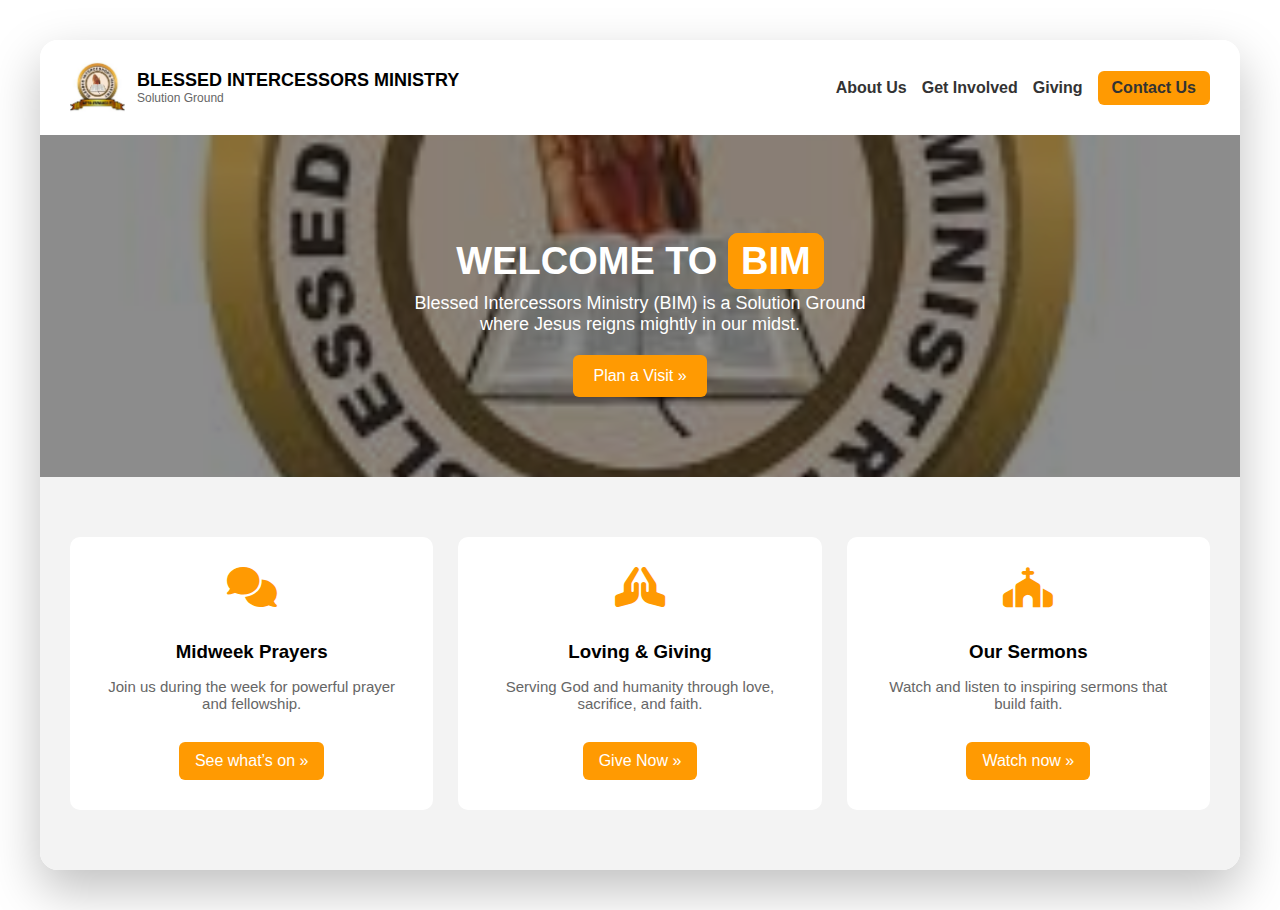
<file: BIM WEBSITE/index.html>
<!DOCTYPE html>
<html lang="en">
<head>
<meta charset="UTF-8">
<meta name="viewport" content="width=device-width, initial-scale=1.0">
<title>Blessed Intercessors Ministry (BIM)</title>

<link rel="stylesheet" href="https://cdnjs.cloudflare.com/ajax/libs/font-awesome/6.5.0/css/all.min.css">

<style>
/* GENERAL STYLES */
body {
    margin: 0;
    font-family: Arial, Helvetica, sans-serif;
    background: rgba(255, 255, 255, 0.945);
}

.wrapper {
    max-width: 1200px;
    margin: 40px auto;
    background: #fff;
    border-radius: 18px;
    overflow: hidden;
    box-shadow: 0 20px 50px rgba(0,0,0,0.25);
}

/* NAVBAR */
.navbar {
    display: flex;
    justify-content: space-between;
    align-items: center;
    padding: 20px 30px;
    background: #ffffff;
    position: relative;
}

.logo {
    display: flex;
    align-items: center;
    gap: 12px;
}

.logo img {
    width: 55px;
    height: auto;
}

.logo-text {
    font-size: 18px;
    font-weight: bold;
}

.logo-text span {
    font-size: 12px;
    display: block;
    font-weight: normal;
    color: #666;
}

/* NAV LINKS */
.nav-links {
    display: flex;
    align-items: center;
    gap: 15px;
}

.nav-links a {
    text-decoration: none;
    color: #333;
    font-weight: 500;
}

.nav-links a:hover {
    color:white;
}

.contact-btn {
    background: rgb(255, 154, 2);
    color: #fff;
    padding: 8px 14px;
    border-radius: 6px;
    text-decoration: none;
}

/* HAMBURGER ICON (for mobile) */
.hamburger {
    display: none;
    font-size: 24px;
    cursor: pointer;
}

/* HERO SECTION */
.hero {
    background: linear-gradient(rgba(0,0,0,0.45), rgba(0,0,0,0.45)),
        url('BIM logo.png');
    background-size: cover;
    background-position: center;
    color: #fff;
    padding: 80px 60px;
    text-align: center;
}

.hero h1 {
    font-size: 38px;
    margin-bottom: 10px;
}

.hero h1 span {
    background: rgb(255, 154, 2);
    padding: 6px 12px;
    border: 1px solid rgb(255, 154, 2);
    border-radius: 10px;
}

.hero p {
    font-size: 18px;
    max-width: 500px;
    margin: 0 auto;
}

.hero a {
    display: inline-block;
    margin-top: 20px;
    background: rgb(255, 154, 2);
    color: #fff;
    padding: 12px 20px;
    border-radius: 6px;
    text-decoration: none;
}

/* CARDS SECTION */
.cards {
    display: grid;
    grid-template-columns: repeat(auto-fit, minmax(250px, 1fr));
    gap: 25px;
    padding: 60px 30px;
    background: #f3f3f3;
}

.card {
    background: #fff;
    padding: 30px;
    text-align: center;
    border-radius: 10px;
}

.card i {
    font-size: 40px;
    color: rgb(255, 154, 2);
    margin-bottom: 15px;
}

.card h3 {
    margin-bottom: 10px;
}

.card p {
    color: #666;
    font-size: 15px;
}

.card a {
    display: inline-block;
    margin-top: 15px;
    background: rgb(255, 154, 2);
    color: #fff;
    padding: 10px 16px;
    border-radius: 6px;
    text-decoration: none;
}

/* RESPONSIVE NAVBAR */
@media(max-width:768px){
    .hamburger { display: block; }
    .nav-links {
        display: none;
        flex-direction: column;
        position: absolute;
        top: 100%;
        right: 0;
        width: 200px;
        background: #fff;
        box-shadow: 0 5px 15px rgba(0,0,0,0.15);
        border-radius: 8px;
        overflow: hidden;
        z-index: 1000;
    }
    .nav-links a {
        padding: 10px 15px;
        border-bottom: 1px solid #eee;
        width: 100%;
    }
    .nav-links a:last-child { border-bottom: none; }
}
</style>
</head>
<body>

<div class="wrapper">

    <!-- NAVBAR -->
    <div class="navbar">
        <div class="logo">
            <img src="BIM logo.png" alt="BIM Logo">
            <div class="logo-text">
                BLESSED INTERCESSORS MINISTRY
                <span>Solution Ground</span>
            </div>
        </div>

        <div class="hamburger" onclick="toggleNav()">
            <i class="fa-solid fa-bars"></i>
        </div>

        <div class="nav-links">
            <a href="about.html"><b>About Us</b></a>
            <a href="getinvolved.html"><b>Get Involved</b></a>
            <a href="giving.html"><b>Giving</b></a>
            <a href="contactus.html" class="contact-btn"><b>Contact Us</b></a>
        </div>
    </div>

    <!-- HERO -->
    <div class="hero">
        <h1>WELCOME TO <span>BIM</span></h1>
        <p>
            Blessed Intercessors Ministry (BIM) is a Solution Ground where Jesus reigns mightly in our midst.
        </p>
        <a href="planavisit.html">Plan a Visit »</a>
    </div>

    <!-- CARDS -->
    <div class="cards">
        <div class="card">
            <i class="fa-solid fa-comments"></i>
            <h3>Midweek Prayers</h3>
            <p>Join us during the week for powerful prayer and fellowship.</p>
            <a href="https://web.facebook.com/blessedbimpage?__tn__=%2Cd">See what’s on »</a>
        </div>

        <div class="card">
            <i class="fa-solid fa-hands-praying"></i>
            <h3>Loving & Giving</h3>
            <p>Serving God and humanity through love, sacrifice, and faith.</p>
            <a href="giving.html">Give Now »</a>
        </div>

        <div class="card">
            <i class="fa-solid fa-church"></i>
            <h3>Our Sermons</h3>
            <p>Watch and listen to inspiring sermons that build faith.</p>
            <a href="https://web.facebook.com/blessedbimpage?__tn__=%2Cd">Watch now »</a>
        </div>
    </div>

</div>

<script>
function toggleNav(){
    const nav = document.querySelector('.nav-links');
    if(nav.style.display === 'flex'){
        nav.style.display = 'none';
    } else {
        nav.style.display = 'flex';
    }
}
</script>

</body>
</html>
</file>
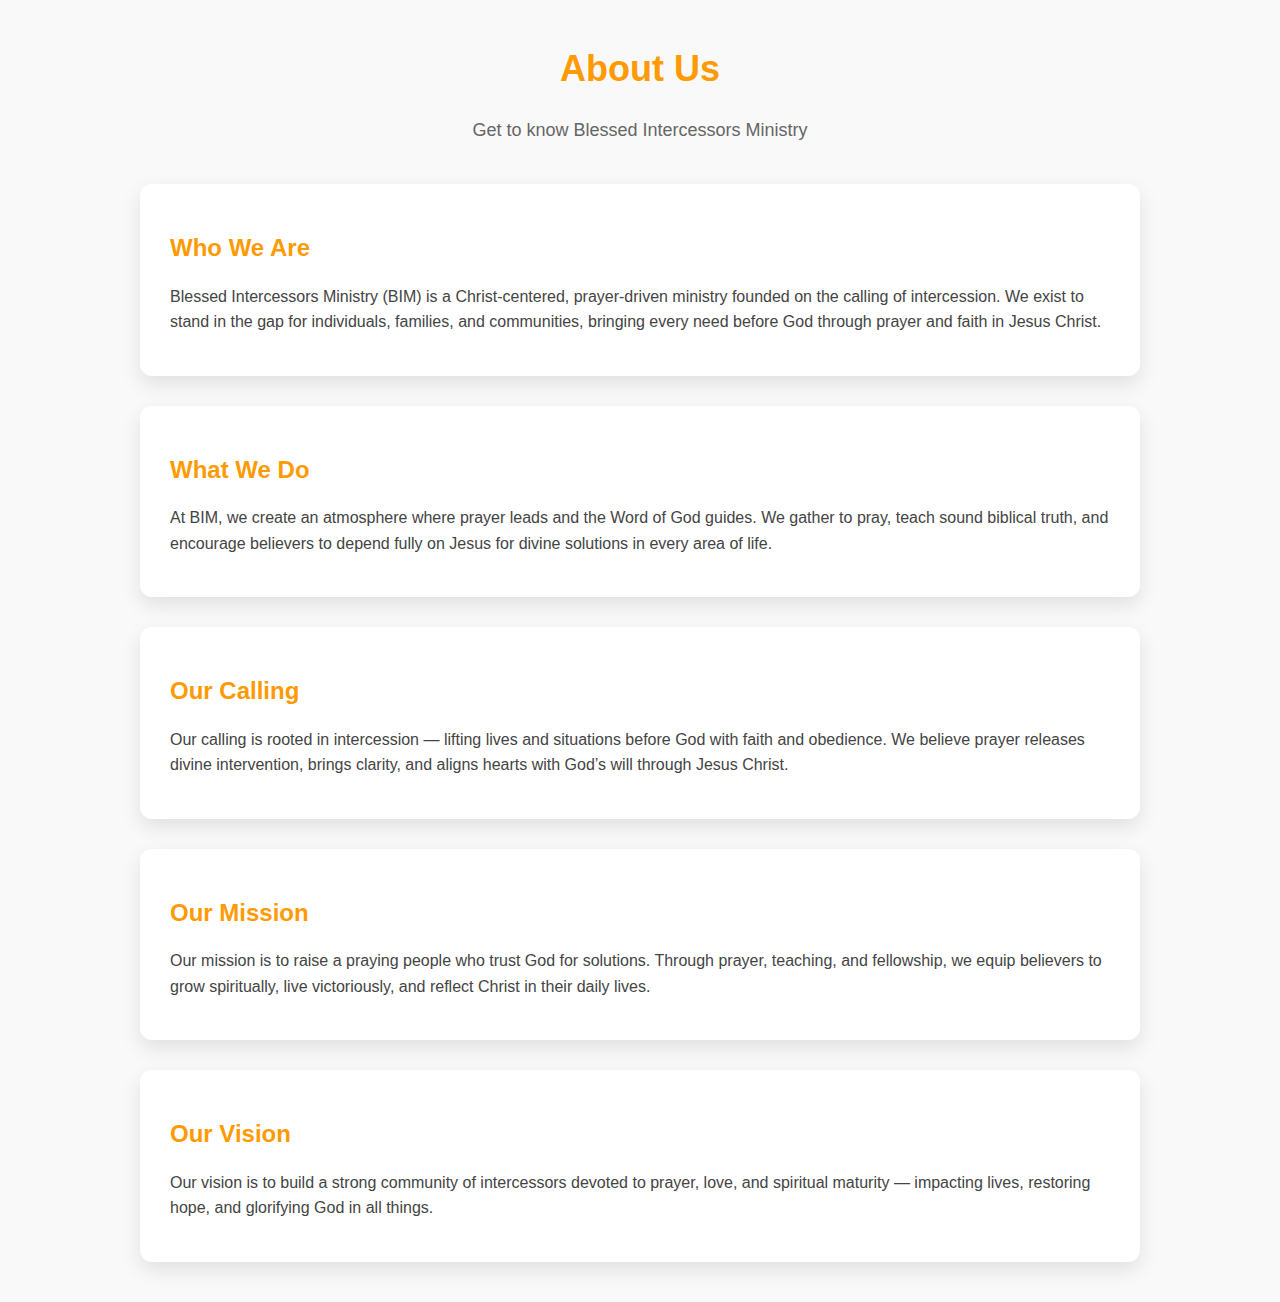
<file: BIM WEBSITE/about.html>
<!DOCTYPE html>
<html lang="en">
<head>
<meta charset="UTF-8">
<meta name="viewport" content="width=device-width, initial-scale=1.0">
<title>About Us | Blessed Intercessors Ministry</title>

<style>
/* GENERAL STYLES */
body {
    margin: 0;
    font-family: Arial, Helvetica, sans-serif;
    background: #f9f9f9;
    color: #333;
    line-height: 1.6;
}

/* PAGE CONTAINER */
.about-page {
    max-width: 1000px;
    margin: 40px auto;
    padding: 0 20px;
}

/* PAGE TITLE */
.about-title {
    text-align: center;
    margin-bottom: 40px;
}

.about-title h1 {
    font-size: 36px;
    color: rgb(255, 154, 2);
    margin-bottom: 10px;
}

.about-title p {
    font-size: 18px;
    color: #666;
}

/* SECTIONS */
.about-section {
    background: #fff;
    margin-bottom: 30px;
    padding: 25px 30px;
    border-radius: 12px;
    box-shadow: 0 8px 20px rgba(0,0,0,0.1);
}

.about-section h2 {
    font-size: 24px;
    color: rgb(255, 154, 2);
    margin-bottom: 15px;
}

.about-section p {
    font-size: 16px;
    color: #444;
}

/* RESPONSIVE STYLING */
@media (max-width: 768px) {
    .about-title h1 {
        font-size: 28px;
    }
    .about-title p {
        font-size: 16px;
    }
    .about-section h2 {
        font-size: 20px;
    }
    .about-section p {
        font-size: 15px;
    }
    .about-section {
        padding: 20px 20px;
    }
}

@media (max-width: 480px) {
    .about-page {
        padding: 0 15px;
    }
    .about-title h1 {
        font-size: 24px;
    }
    .about-title p {
        font-size: 14px;
    }
    .about-section h2 {
        font-size: 18px;
    }
    .about-section p {
        font-size: 14px;
    }
    .about-section {
        padding: 15px 15px;
    }
}
</style>

</head>
<body>

<div class="about-page">

    <!-- PAGE TITLE -->
    <div class="about-title">
        <h1>About Us</h1>
        <p>Get to know Blessed Intercessors Ministry</p>
    </div>

    <!-- SECTION 1 -->
    <section class="about-section">
        <h2>Who We Are</h2>
        <p>
            Blessed Intercessors Ministry (BIM) is a Christ-centered, prayer-driven
            ministry founded on the calling of intercession. We exist to stand in the
            gap for individuals, families, and communities, bringing every need
            before God through prayer and faith in Jesus Christ.
        </p>
    </section>

    <!-- SECTION 2 -->
    <section class="about-section">
        <h2>What We Do</h2>
        <p>
            At BIM, we create an atmosphere where prayer leads and the Word of God
            guides. We gather to pray, teach sound biblical truth, and encourage
            believers to depend fully on Jesus for divine solutions in every area
            of life.
        </p>
    </section>

    <!-- SECTION 3 -->
    <section class="about-section">
        <h2>Our Calling</h2>
        <p>
            Our calling is rooted in intercession — lifting lives and situations
            before God with faith and obedience. We believe prayer releases divine
            intervention, brings clarity, and aligns hearts with God’s will through
            Jesus Christ.
        </p>
    </section>

    <!-- SECTION 4 -->
    <section class="about-section">
        <h2>Our Mission</h2>
        <p>
            Our mission is to raise a praying people who trust God for solutions.
            Through prayer, teaching, and fellowship, we equip believers to grow
            spiritually, live victoriously, and reflect Christ in their daily lives.
        </p>
    </section>

    <!-- SECTION 5 -->
    <section class="about-section">
        <h2>Our Vision</h2>
        <p>
            Our vision is to build a strong community of intercessors devoted to
            prayer, love, and spiritual maturity — impacting lives, restoring hope,
            and glorifying God in all things.
        </p>
    </section>

</div>

</body>
</html>
</file>
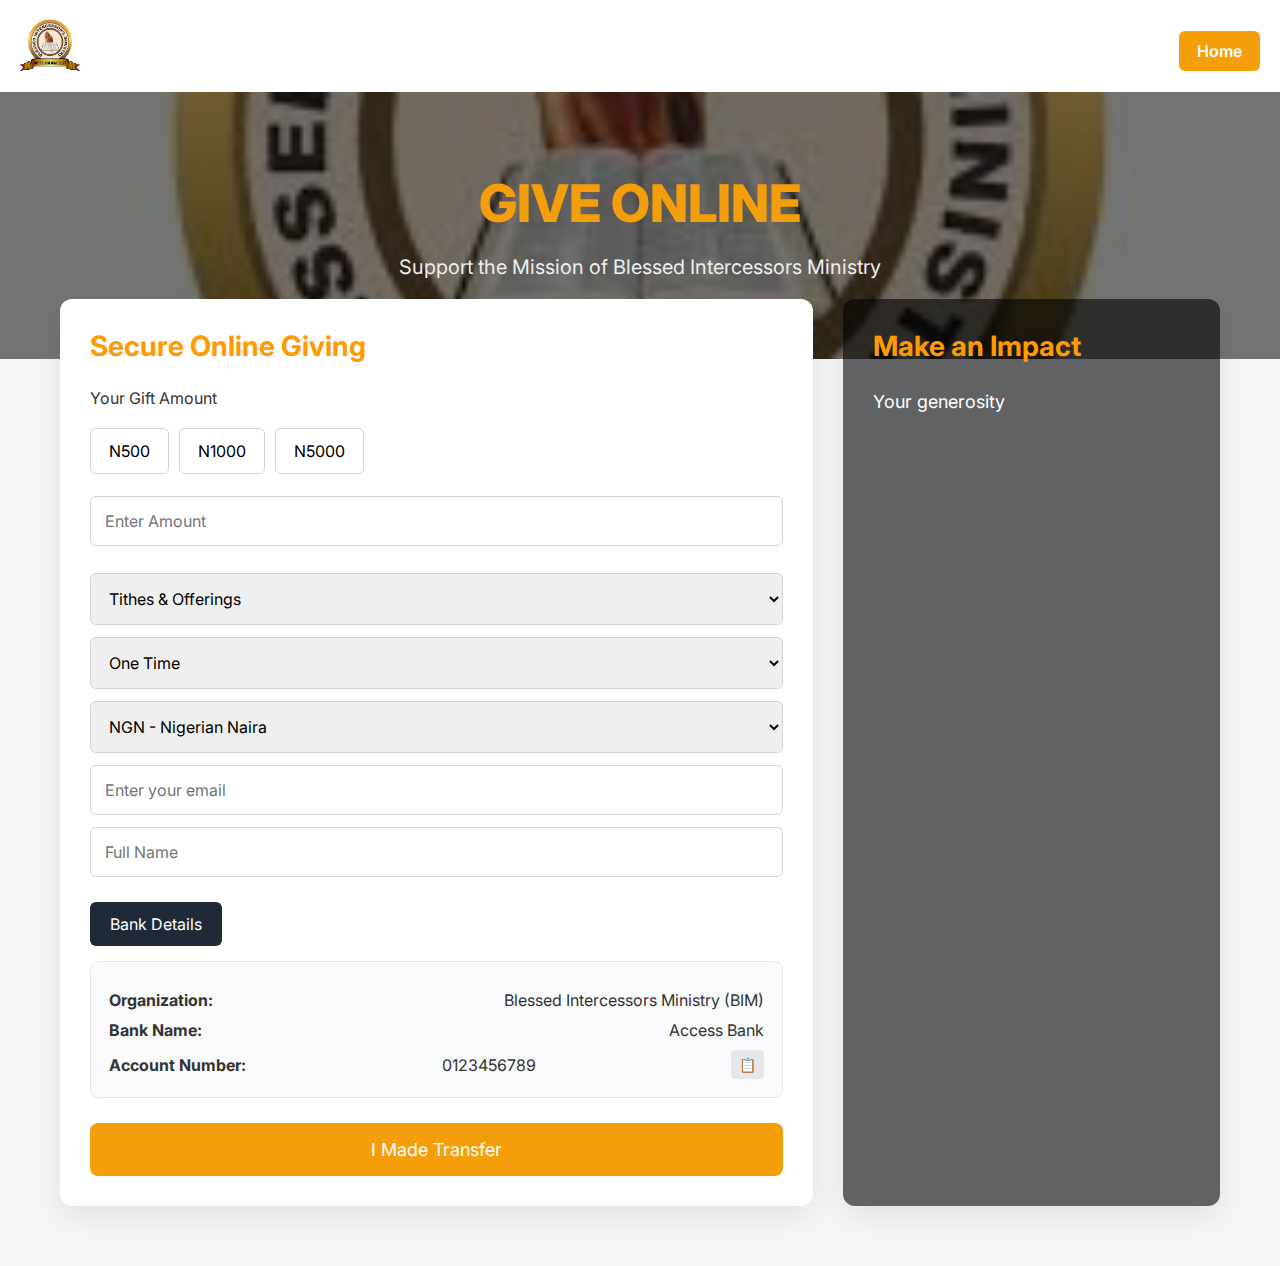
<file: BIM WEBSITE/giving.html>
<!DOCTYPE html>
<html lang="en">
<head>
<meta charset="UTF-8">
<meta name="viewport" content="width=device-width, initial-scale=1.0">
<title>Give Online – BIM Blessed Intercessors Ministry</title>

<link href="https://fonts.googleapis.com/css2?family=Inter:wght@300;400;600;700&display=swap" rel="stylesheet">

<style>
/* GENERAL STYLES */
* {
    box-sizing: border-box;
    margin: 0;
    padding: 0;
    font-family: 'Inter', sans-serif;
}

body {
    background: #f3f5f7;
    color: #333;
}

/* NAVBAR */
.navbar {
    background: white;
    padding: 16px 20px;
    display: flex;
    justify-content: space-between;
    align-items: center;
    flex-wrap: wrap;
}

.navbar img {
    width: 60px;
    height: 60px;
    border-radius: 6px;
}

.watch-live {
    background: #f59e0b;
    color: #fff;
    padding: 10px 18px;
    border-radius: 6px;
    font-weight: 600;
    text-decoration: none;
    margin-top: 10px;
}

/* HERO */
.hero {
    background: linear-gradient(rgba(0,0,0,.55), rgba(0,0,0,.55)),
                url("BIM logo.png") center/cover no-repeat;
    padding: 80px 20px;
    text-align: center;
}

.hero h1 {
    font-size: 52px;
    font-weight: 800;
    color: #f59e0b;
    margin-bottom: 20px;
}

.hero p {
    font-size: 20px;
    color: #eee;
}

/* MAIN CONTAINER */
.container {
    max-width: 1200px;
    margin: -60px auto 60px;
    display: grid;
    grid-template-columns: 2fr 1fr;
    gap: 30px;
    padding: 0 20px;
}

/* CARD */
.card {
    background: white;
    border-radius: 12px;
    box-shadow: 0 10px 30px rgba(0,0,0,.08);
    padding: 30px;
}

.card h2 {
    font-size: 28px;
    margin-bottom: 25px;
    color: rgb(255, 154, 2);
}

/* FORM ELEMENTS */
.amounts {
    display: flex;
    flex-wrap: wrap;
    gap: 10px;
    margin-bottom: 15px;
}

.amounts button {
    padding: 12px 18px;
    border: 1px solid #d1d5db;
    background: white;
    border-radius: 6px;
    cursor: pointer;
    font-size: 16px;
}

.amounts button.active {
    background: #f59e0b;
    color: white;
}

.amounts input {
    padding: 12px;
    width: 140px;
    border-radius: 6px;
    border: 1px solid #d1d5db;
    font-size: 16px;
}

.select, input[type="text"], input[type="email"], .currency {
    width: 100%;
    padding: 14px;
    margin-top: 12px;
    border-radius: 6px;
    border: 1px solid #d1d5db;
    font-size: 16px;
}

.payment-tabs {
    margin-top: 25px;
}

.payment-tabs button {
    padding: 12px 20px;
    border: none;
    background: #1f2937;
    color: white;
    border-radius: 6px;
    font-size: 16px;
}

/* BANK DISPLAY */
.bank-display {
    background: #f9fafb;
    padding: 18px;
    border-radius: 8px;
    margin-top: 15px;
    border: 1px solid #e5e7eb;
}

.bank-row {
    display: flex;
    justify-content: space-between;
    align-items: center;
    margin-top: 10px;
    font-size: 16px;
}

.copy-btn {
    background: #e5e7eb;
    border: none;
    padding: 6px 8px;
    border-radius: 4px;
    font-size: 14px;
    cursor: pointer;
}

.submit {
    margin-top: 25px;
    background:#f59e0b;
    color: white;
    border: none;
    padding: 16px;
    width: 100%;
    font-size: 18px;
    border-radius: 8px;
    cursor: pointer;
}
.submit:hover {
    background: #16a34a;
}

/* SIDE CARD */
.side {
    background: linear-gradient(rgba(0,0,0,.6), rgba(0,0,0,.6)),
                url("https://images.unsplash.com/photo-1504052434569-70ad5836ab65") center/cover;
    color: white;
    border-radius: 12px;
    padding: 30px;
    position: relative;
}

#typed-text {
    white-space: pre-wrap;
    font-size: 18px;
    line-height: 1.6;
}

.cursor {
    display: inline-block;
    background: #fff;
    width: 2px;
    animation: blink 0.7s infinite;
    vertical-align: bottom;
    margin-left: 2px;
}

@keyframes blink {
    0%,50%,100% {opacity:1;}
    25%,75% {opacity:0;}
}

/* RESPONSIVE */
@media (max-width: 1024px) {
    .container {
        grid-template-columns: 1fr;
        margin-top: 20px;
    }
    .hero h1 {
        font-size: 46px;
    }
    .hero p {
        font-size: 18px;
    }
}

@media (max-width: 768px) {
    .hero h1 {
        font-size: 38px;
    }
    .hero p {
        font-size: 16px;
    }
    .amounts button, .amounts input, .select, input[type="text"], input[type="email"], .currency {
        font-size: 16px;
    }
    .card h2 {
        font-size: 24px;
    }
}

@media (max-width: 480px) {
    .hero h1 {
        font-size: 32px;
    }
    .hero p {
        font-size: 14px;
    }
    .amounts button, .amounts input, .select, input[type="text"], input[type="email"], .currency {
        font-size: 14px;
        padding: 10px;
    }
    .card h2 {
        font-size: 20px;
    }
    .bank-row {
        flex-direction: column;
        align-items: flex-start;
        font-size: 14px;
    }
    .copy-btn {
        margin-top: 5px;
    }
    .submit {
        font-size: 16px;
        padding: 14px;
    }
    .side {
        padding: 20px;
    }
    #typed-text {
        font-size: 16px;
    }
    .navbar {
        padding: 12px 15px;
        flex-direction: column;
        align-items: flex-start;
    }
    .watch-live {
        margin-top: 10px;
    }
}
</style>

</head>
<body>

<div class="navbar">
    <img src="BIM logo.png" alt="BIM Logo">
    <a href="index.html" class="watch-live">Home</a>
</div>

<div class="hero">
    <h1>GIVE ONLINE</h1>
    <p>Support the Mission of Blessed Intercessors Ministry</p>
</div>

<div class="container">

<!-- Left Card: Form -->
<div class="card">
<h2>Secure Online Giving</h2>

<label>Your Gift Amount</label><br><br>
<div class="amounts">
<button data-ngn="500">N500</button>
<button data-ngn="1000">N1000</button>
<button data-ngn="5000">N5000</button>
<input type="text" placeholder="Enter Amount">
</div>

<select class="select">
<option>Tithes & Offerings</option>
</select>

<select class="select">
<option>One Time</option>
</select>

<select class="currency" id="currencySelect">
    <option value="NGN" selected>NGN - Nigerian Naira</option>
    <option value="USD">USD - US Dollar</option>
    <option value="CAD">CAD - Canadian Dollar</option>
    <option value="GHS">GHS - Ghana Cedi</option>
    <option value="ZAR">ZAR - South African Rand</option>
    <option value="EUR">EUR - Euro</option>
    <option value="GBP">GBP - British Pound</option>
    <option value="AUD">AUD - Australian Dollar</option>
    <option value="CNY">CNY - Chinese Yuan</option>
    <option value="JPY">JPY - Japanese Yen</option>
    <option value="INR">INR - Indian Rupee</option>
</select>

<input type="email" placeholder="Enter your email">
<input type="text" placeholder="Full Name">

<div class="payment-tabs">
<button class="active">Bank Details</button>
</div>

<div class="bank-display">
<div class="bank-row">
<strong>Organization:</strong>
<span>Blessed Intercessors Ministry (BIM)</span>
</div>

<div class="bank-row">
<strong>Bank Name:</strong>
<span>Access Bank</span>
</div>

<div class="bank-row">
<strong>Account Number:</strong>
<span id="acctNo">0123456789</span>
<button class="copy-btn" onclick="copyAccount()">📋</button>
</div>
</div>

<button class="submit" onclick="confirmTransfer()">I Made Transfer</button>
</div>

<!-- Right Card: Typing Animation -->
<div class="card side">
<h2>Make an Impact</h2>
<p id="typed-text"></p><span class="cursor"></span>
</div>

</div>

<script>
// Typing animation
const text = `Your generosity is changing lives and advancing God’s Kingdom.

Each contribution helps us support programs, uplift communities, and spread hope.

Together, we are making a tangible impact in the lives of many.`;
const typedText = document.getElementById('typed-text');
let index = 0;
function type() {
    if(index < text.length){
        typedText.innerHTML += text.charAt(index);
        index++;
        setTimeout(type, 50);
    }
}
window.onload = type;

// Amount buttons & currency
const amountButtons = document.querySelectorAll('.amounts button');
const amountInput = document.querySelector('.amounts input');
const currencySelect = document.getElementById("currencySelect");

let currentCurrency = "NGN";
const rates = { NGN:1, USD:0.0026, CAD:0.0035, GHS:0.03, ZAR:0.047, EUR:0.0024, GBP:0.0021, AUD:0.0039, CNY:0.018, JPY:0.36, INR:0.22 };
const symbols = { NGN:"N", USD:"$", CAD:"CA$", GHS:"GH₵", ZAR:"R", EUR:"€", GBP:"£", AUD:"A$", CNY:"¥", JPY:"¥", INR:"₹" };

amountButtons.forEach(btn => { btn.setAttribute("data-ngn", btn.textContent.replace(/\D/g,'')); });

function updateAmounts() {
    amountButtons.forEach(btn => {
        const ngnVal = parseFloat(btn.getAttribute('data-ngn'));
        btn.textContent = symbols[currentCurrency] + Math.round(ngnVal * rates[currentCurrency]);
    });
    if(amountInput.value){
        const ngnVal = parseFloat(amountInput.value) / rates[currentCurrency];
        amountInput.value = Math.round(ngnVal * rates[currentCurrency]);
    }
}

currencySelect.addEventListener('change', (e) => {
    currentCurrency = e.target.value;
    updateAmounts();
});

amountButtons.forEach(btn => {
    btn.addEventListener('click', () => {
        const ngnVal = parseFloat(btn.getAttribute('data-ngn'));
        amountInput.value = Math.round(ngnVal * rates[currentCurrency]);
        amountButtons.forEach(b => b.classList.remove('active'));
        btn.classList.add('active');
    });
});

amountInput.addEventListener('focus', () => { amountButtons.forEach(b => b.classList.remove('active')); });

// Copy account
function copyAccount() {
    const acct = document.getElementById("acctNo").innerText;
    navigator.clipboard.writeText(acct);
    alert("Account number copied");
}

// Confirm transfer
function confirmTransfer() {
    const name = document.querySelector('input[placeholder="Full Name"]').value.trim();
    const email = document.querySelector('input[type="email"]').value.trim();
    const amount = amountInput.value.trim();
    const currencySymbol = symbols[currentCurrency];

    if (!name || !email || !amount) {
        alert("Please fill your name, email, and amount.");
        return;
    }

    const subject = encodeURIComponent("Bank Transfer Donation - BIM");
    const body = encodeURIComponent(
`Hello BIM Team,

I have made a bank transfer.

Name: ${name}
Email: ${email}
Amount: ${currencySymbol}${amount} (${currentCurrency})

Please confirm receipt.

Thank you.`);

    window.location.href = `mailto:blessedintercessorsbim@gmail.com?subject=${subject}&body=${body}`;
}
</script>

</body>
</html>
</file>
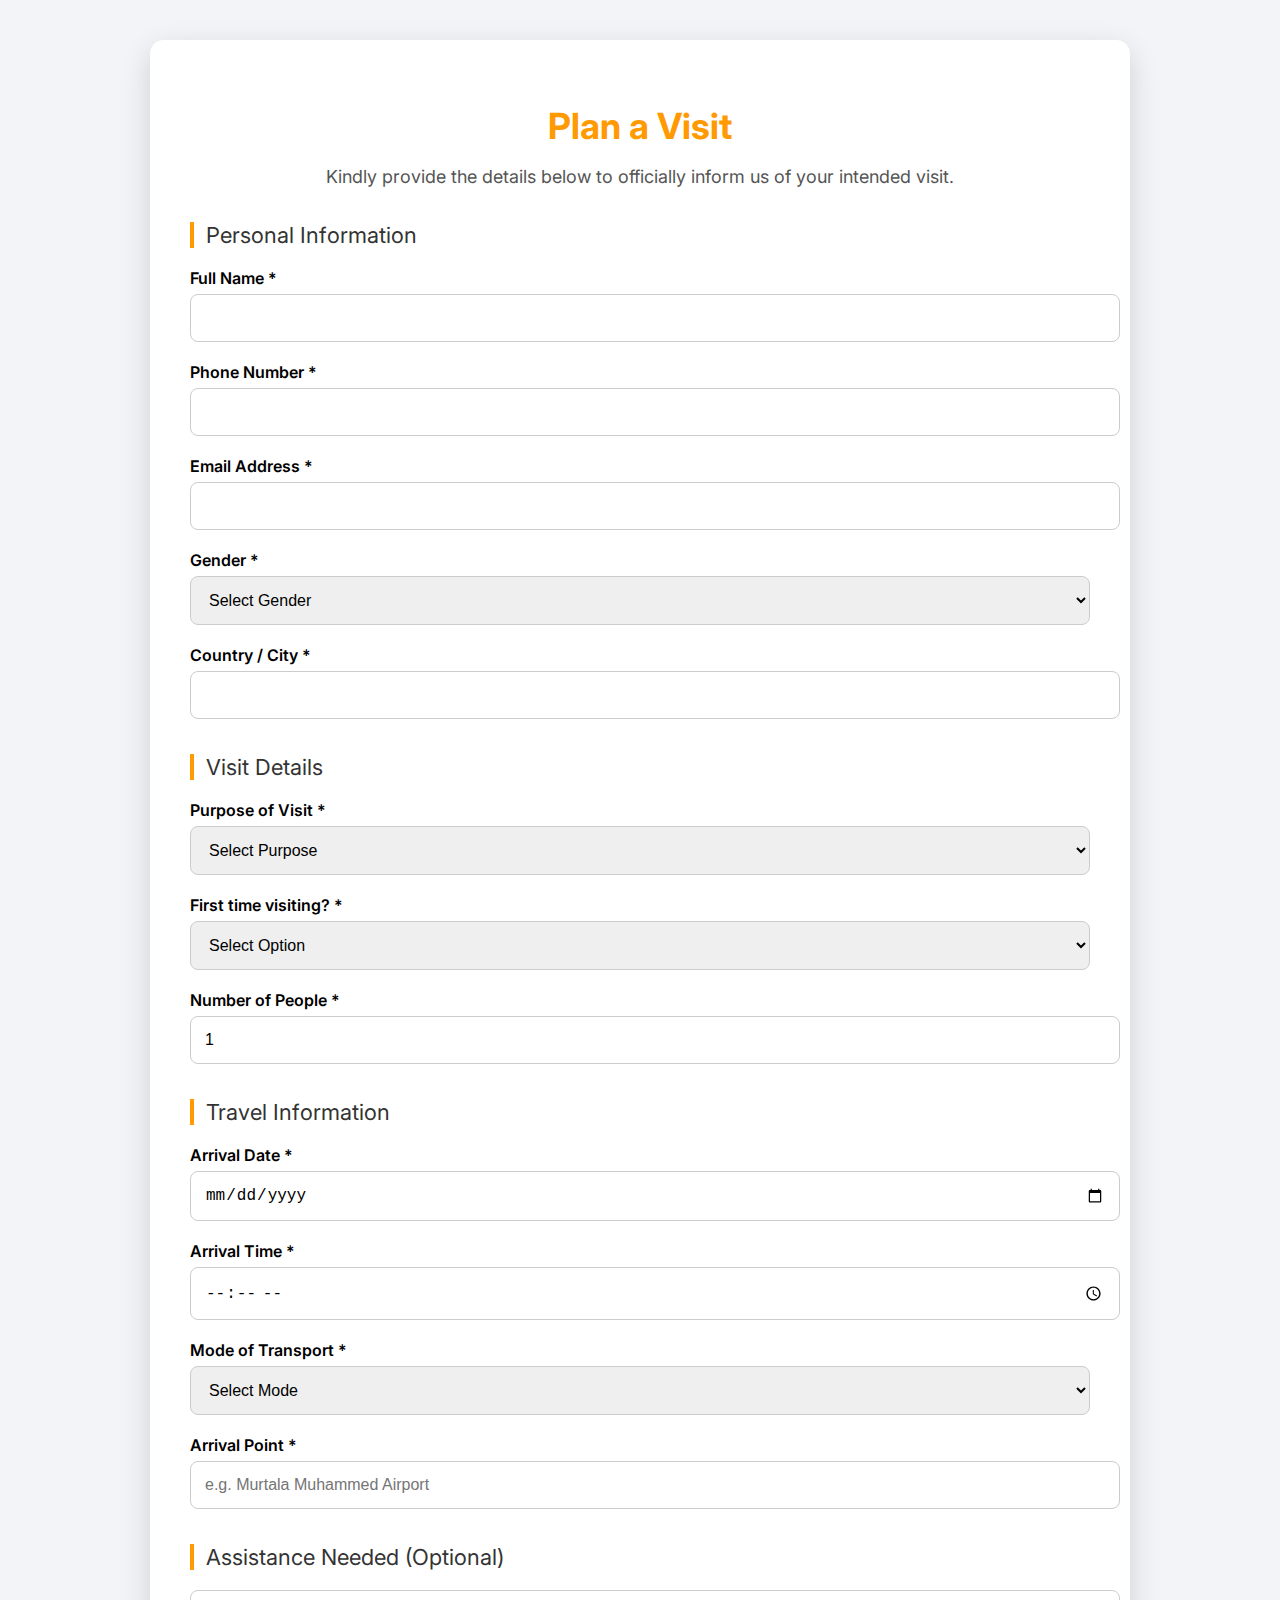
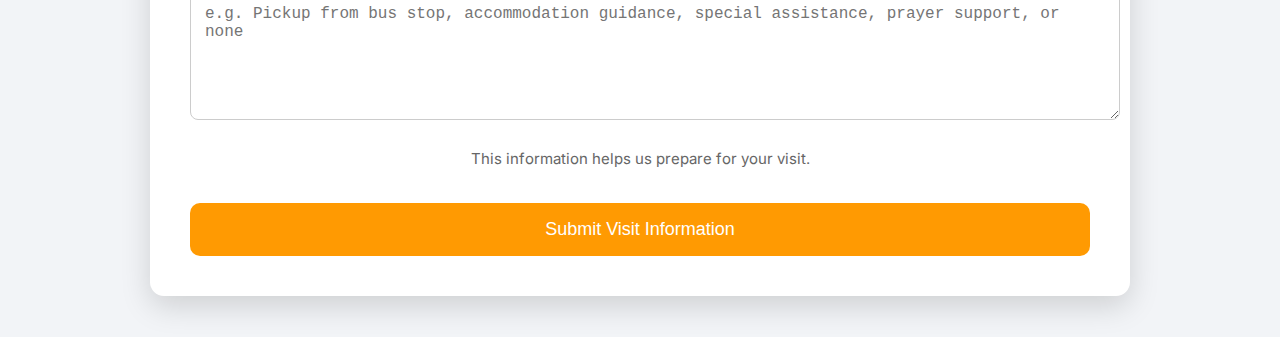
<file: BIM WEBSITE/planavisit.html>
<!DOCTYPE html>
<html lang="en">
<head>
<meta charset="UTF-8">
<meta name="viewport" content="width=device-width, initial-scale=1.0">
<title>Plan a Visit - BIM</title>

<!-- Google Fonts -->
<link href="https://fonts.googleapis.com/css2?family=Inter:wght@300;400;600;700&display=swap" rel="stylesheet">

<style>
body {
    margin: 0;
    font-family: 'Inter', sans-serif;
    background: #f2f4f7;
    padding: 40px 10px;
}

/* Container */
.container {
    max-width: 900px;
    margin: auto;
    background: #fff;
    padding: 40px;
    border-radius: 14px;
    box-shadow: 0 10px 30px rgba(0,0,0,0.15);
}

/* Titles */
h1 {
    text-align: center;
    color: rgb(255,154,2);
    font-size: 36px;
    margin-bottom: 10px;
}

.subtitle {
    text-align: center;
    color: #555;
    font-size: 18px;
    margin-bottom: 35px;
}

.section-title {
    margin-top: 35px;
    font-size: 22px;
    color: #333;
    border-left: 4px solid rgb(255,154,2);
    padding-left: 12px;
}

/* Form fields */
.form-group {
    margin-top: 20px;
}

label {
    display: block;
    font-weight: 600;
    margin-bottom: 6px;
    font-size: 16px;
}

input, select, textarea {
    width: 100%;
    padding: 14px;
    font-size: 16px;
    border-radius: 8px;
    border: 1px solid #ccc;
}

textarea {
    resize: vertical;
    min-height: 100px;
}

button {
    margin-top: 35px;
    width: 100%;
    padding: 16px;
    font-size: 18px;
    background: rgb(255,154,2);
    border: none;
    color: #fff;
    border-radius: 10px;
    cursor: pointer;
    transition: background 0.3s;
}

button:hover {
    background: #256628;
}

.notice {
    margin-top: 25px;
    font-size: 15px;
    color: #666;
    text-align: center;
}

/* Responsive */
@media (max-width: 768px) {
    h1 {
        font-size: 32px;
    }
    .subtitle {
        font-size: 16px;
        margin-bottom: 25px;
    }
    .section-title {
        font-size: 20px;
    }
    label {
        font-size: 15px;
    }
    input, select, textarea {
        font-size: 15px;
        padding: 12px;
    }
    button {
        font-size: 17px;
        padding: 14px;
    }
    .notice {
        font-size: 14px;
    }
}

@media (max-width: 480px) {
    h1 {
        font-size: 28px;
    }
    .subtitle {
        font-size: 15px;
    }
    .section-title {
        font-size: 18px;
    }
    label {
        font-size: 14px;
    }
    input, select, textarea {
        font-size: 14px;
        padding: 10px;
    }
    button {
        font-size: 16px;
        padding: 12px;
    }
    .notice {
        font-size: 13px;
    }
}
</style>
</head>

<body>

<div class="container">
    <h1>Plan a Visit</h1>
    <p class="subtitle">
        Kindly provide the details below to officially inform us of your intended visit.
    </p>

    <form id="visitForm">

        <div class="section-title">Personal Information</div>

        <div class="form-group">
            <label>Full Name *</label>
            <input id="fullName">
        </div>

        <div class="form-group">
            <label>Phone Number *</label>
            <input id="phoneNumber">
        </div>

        <div class="form-group">
            <label>Email Address *</label>
            <input type="email" id="email">
        </div>

        <div class="form-group">
            <label>Gender *</label>
            <select id="gender">
                <option value="">Select Gender</option>
                <option>Male</option>
                <option>Female</option>
            </select>
        </div>

        <div class="form-group">
            <label>Country / City *</label>
            <input id="countryCity">
        </div>

        <div class="section-title">Visit Details</div>

        <div class="form-group">
            <label>Purpose of Visit *</label>
            <select id="purposeVisit">
                <option value="">Select Purpose</option>
                <option>First-Time Visit</option>
                <option>Program / Event</option>
                <option>Training</option>
                <option>Prayer</option>
                <option>Counseling</option>
            </select>
        </div>

        <div class="form-group">
            <label>First time visiting? *</label>
            <select id="firstTime">
                <option value="">Select Option</option>
                <option>No</option>
                <option>Yes</option>
            </select>
        </div>

        <div class="form-group">
            <label>Number of People *</label>
            <input type="number" min="1" value="1" id="numPeople">
        </div>

        <div class="section-title">Travel Information</div>

        <div class="form-group">
            <label>Arrival Date *</label>
            <input type="date" id="arrivalDate">
        </div>

        <div class="form-group">
            <label>Arrival Time *</label>
            <input type="time" id="arrivalTime">
        </div>

        <div class="form-group">
            <label>Mode of Transport *</label>
            <select id="transportMode">
                <option value="">Select Mode</option>
                <option>Bus</option>
                <option>Car</option>
                <option>Flight</option>
                <option>Bike</option>
                <option>Walking</option>
            </select>
        </div>

        <div class="form-group">
            <label>Arrival Point *</label>
            <input id="arrivalPoint" placeholder="e.g. Murtala Muhammed Airport">
        </div>

        <div class="section-title">Assistance Needed (Optional)</div>

        <div class="form-group">
            <textarea id="assistance" placeholder="e.g. Pickup from bus stop, accommodation guidance, special assistance, prayer support, or none"></textarea>
        </div>

        <div class="notice">
            This information helps us prepare for your visit.
        </div>

        <button type="button" onclick="submitVisit()">Submit Visit Information</button>

    </form>
</div>

<script>
function submitVisit() {
    const requiredFields = [
        { id: 'fullName', name: 'Full Name' },
        { id: 'phoneNumber', name: 'Phone Number' },
        { id: 'email', name: 'Email Address' },
        { id: 'gender', name: 'Gender' },
        { id: 'countryCity', name: 'Country / City' },
        { id: 'purposeVisit', name: 'Purpose of Visit' },
        { id: 'firstTime', name: 'First Time Visiting' },
        { id: 'numPeople', name: 'Number of People' },
        { id: 'arrivalDate', name: 'Arrival Date' },
        { id: 'arrivalTime', name: 'Arrival Time' },
        { id: 'transportMode', name: 'Mode of Transport' },
        { id: 'arrivalPoint', name: 'Arrival Point' }
    ];

    for (const field of requiredFields) {
        const value = document.getElementById(field.id).value.trim();
        if (!value) {
            alert(`Please fill in the field: ${field.name}`);
            return;
        }
    }

    const assistance = document.getElementById('assistance').value;

    const body = encodeURIComponent(
`Hello BIM Team,

I would like to plan a visit. Here are my details:

Full Name: ${document.getElementById('fullName').value}
Phone Number: ${document.getElementById('phoneNumber').value}
Email: ${document.getElementById('email').value}
Gender: ${document.getElementById('gender').value}
Country / City: ${document.getElementById('countryCity').value}

Purpose of Visit: ${document.getElementById('purposeVisit').value}
First Time Visiting: ${document.getElementById('firstTime').value}
Number of People: ${document.getElementById('numPeople').value}

Arrival Date: ${document.getElementById('arrivalDate').value}
Arrival Time: ${document.getElementById('arrivalTime').value}
Mode of Transport: ${document.getElementById('transportMode').value}
Arrival Point: ${document.getElementById('arrivalPoint').value}

Assistance Needed: ${assistance}

Thank you.`
    );

    const subject = encodeURIComponent("Plan a Visit - BIM");

    window.location.href = `mailto:blessedintercessorsministrybim@gmail.com?subject=${subject}&body=${body}`;
}
</script>

</body>
</html>
</file>
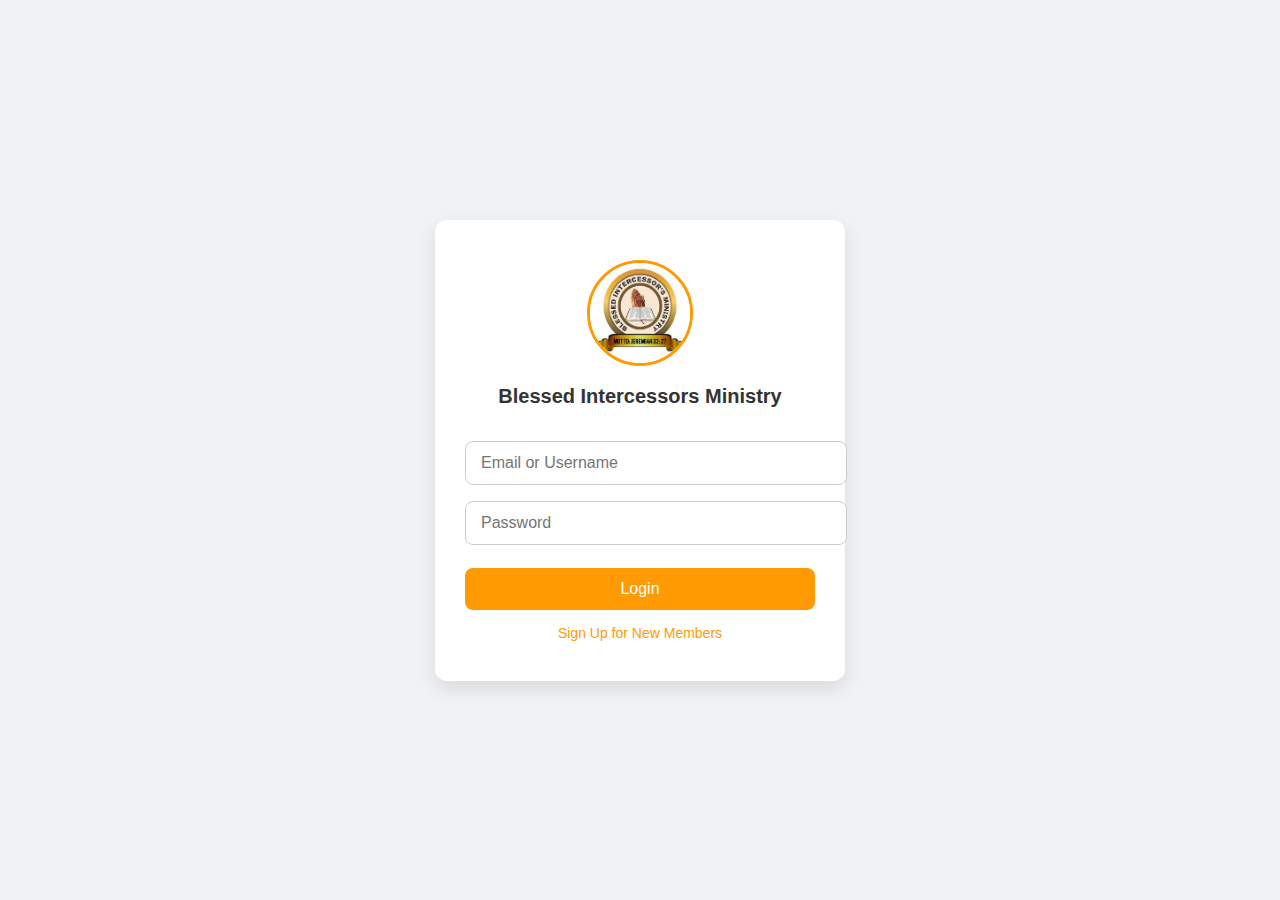
<file: BIM WEBSITE/rat.html>
<!DOCTYPE html>
<html lang="en">
<head>
    <meta charset="UTF-8">
    <meta name="viewport" content="width=device-width, initial-scale=1.0">
    <title>Church Login</title>
    <link rel="stylesheet" href="rat.css">
</head>
<body>
    <div class="login-container">
        <img src="BIM logo.png" alt="Church Logo" class="profile-pic">
        <div class="church-name">Blessed Intercessors Ministry</div>
        <form class="login-form">
            <input type="text" placeholder="Email or Username" required>
            <input type="password" placeholder="Password" required>
            <button type="submit">Login</button>
        </form>
        <a href="sign-up.html" class="signup-link">Sign Up for New Members</a>
    </div>
</body>
</html>
</file>
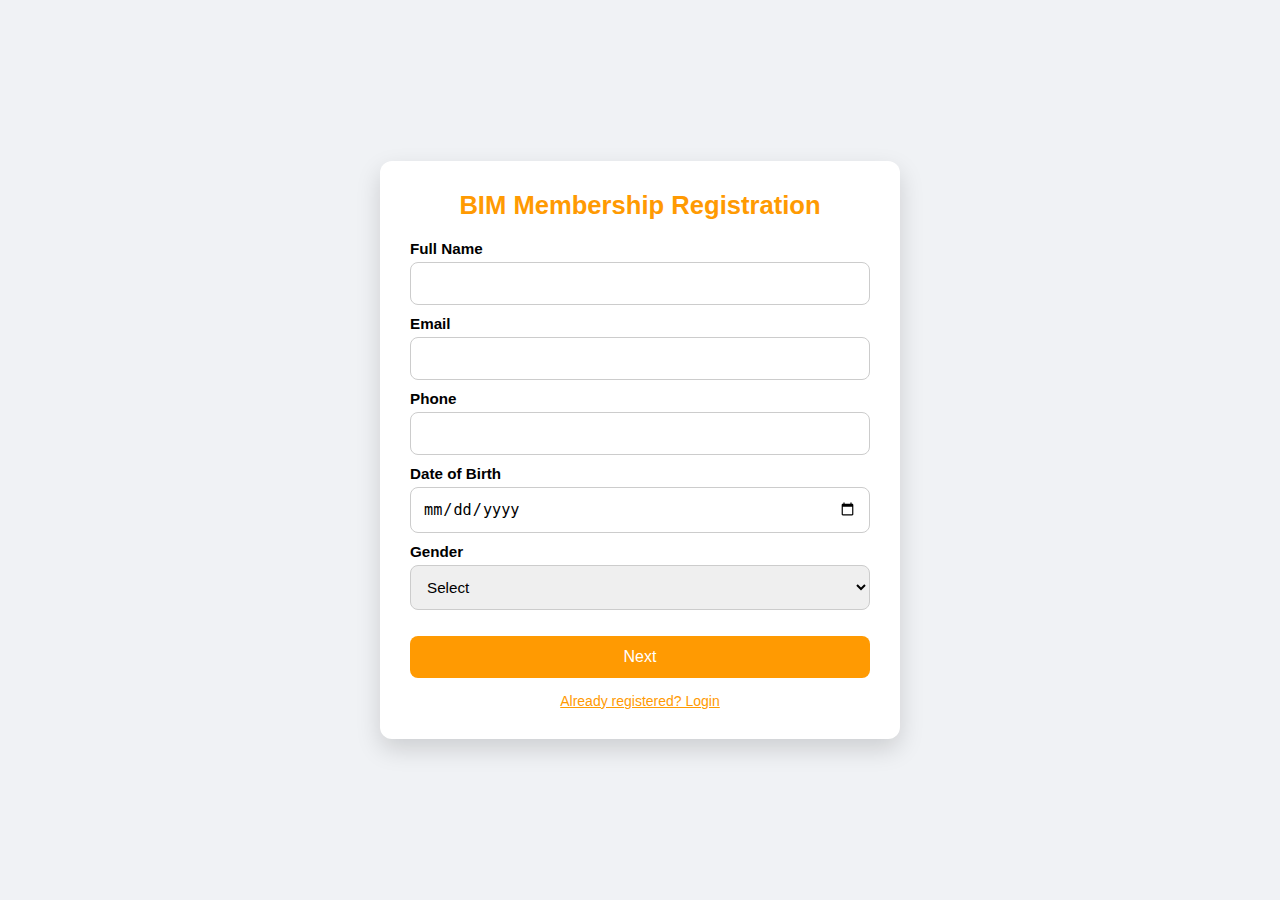
<file: BIM WEBSITE/signup.html>
<!DOCTYPE html>
<html lang="en">
<head>
<meta charset="UTF-8">
<meta name="viewport" content="width=device-width, initial-scale=1.0">
<title>BIM Membership Registration</title>
<style>
/* RESET */
* { box-sizing: border-box; margin:0; padding:0; }

/* BODY */
body {
    font-family: Arial, sans-serif;
    background: #f0f2f5;
    display: flex;
    justify-content: center;
    align-items: center;
    min-height: 100vh;
    padding: 20px;
}

/* CONTAINER */
.container {
    background:#fff;
    padding:30px;
    border-radius:12px;
    width:100%;
    max-width:520px;
    box-shadow:0 10px 25px rgba(0,0,0,0.15);
    text-align:center;
    position:relative;
}

/* TITLES */
h2 { color: rgb(255,154,2); margin-bottom:20px; font-size: 1.6rem; }
h3 { font-size:1.3rem; margin-bottom:15px; }

/* STEPS */
.step { display:none; }
.step.active { display:block; }

/* FORM ELEMENTS */
label { font-weight:bold; margin-top:10px; display:block; text-align:left; font-size:0.95rem; }
input, select {
    width:100%;
    padding:12px;
    margin-top:5px;
    border-radius:8px;
    border:1px solid #ccc;
    font-size:0.95rem;
}
button {
    width:100%;
    padding:12px;
    margin-top:18px;
    border-radius:8px;
    border:none;
    background: rgb(255,154,2);
    color:#fff;
    font-size:16px;
    cursor:pointer;
    transition: background 0.3s;
}
button:hover { background:#e08a00; }

/* ERROR & PROCESSING */
.error { color:red; font-size:14px; margin-top:8px; text-align:left; }
.processing { color:rgb(255,154,2); font-weight:bold; margin-top:10px; display:none; text-align:center; }

/* PREVIEW IMAGE */
.preview img { width:100px; height:100px; border-radius:50%; margin-bottom:10px; object-fit:cover; }

/* PASSWORD TOGGLE */
.toggle-pass {
    cursor:pointer;
    position:absolute;
    right:15px;
    top:50%;
    transform:translateY(-50%);
    font-size:14px;
    color:rgba(0,0,0,0.5);
}

/* INPUT CONTAINER FOR TOGGLE */
.input-container { position:relative; width:100%; margin-top:5px; }

/* SWITCH LINKS */
.switch-link {
    margin-top:15px;
    font-size:14px;
    cursor:pointer;
    color:rgb(255,154,2);
    text-decoration:underline;
    display:block;
    text-align:center;
}

/* MEDIA QUERIES FOR SMALL SCREENS */
@media (max-width:480px){
    .container { padding:20px; }
    h2 { font-size:1.4rem; }
    h3 { font-size:1.1rem; }
    input, select { padding:10px; font-size:0.9rem; }
    button { padding:10px; font-size:15px; }
    .preview img { width:80px; height:80px; }
    .toggle-pass { font-size:12px; right:10px; }
}
</style>
</head>
<body>

<div class="container">
<h2 id="formTitle">BIM Membership Registration</h2>

<!-- STEP 1 -->
<div class="step active" id="step1">
    <label>Full Name</label>
    <input id="name">
    <label>Email</label>
    <input id="email" type="email">
    <label>Phone</label>
    <input id="phone">
    <label>Date of Birth</label>
    <input id="dob" type="date">
    <label>Gender</label>
    <select id="gender">
        <option value="">Select</option>
        <option>Male</option>
        <option>Female</option>
        <option>Other</option>
    </select>
    <div class="error" id="err1"></div>
    <button onclick="goToPhoto()">Next</button>
    <div class="switch-link" onclick="showLogin()">Already registered? Login</div>
</div>

<!-- STEP 2: Photo -->
<div class="step" id="step2">
    <label>Upload Human Picture</label>
    <input type="file" id="photo" accept="image/*">
    <div class="preview" id="photoPreview"></div>
    <div class="error" id="photoErr"></div>
    <div class="processing" id="photoProcessing">Detecting face, please wait...</div>
    <button onclick="validatePhoto()">Next</button>
</div>

<!-- STEP 3: Password -->
<div class="step" id="step3">
    <label>Password</label>
    <div class="input-container">
        <input type="password" id="password" placeholder="Enter password (min 6 chars)">
        <span class="toggle-pass" onclick="togglePass('password')">Show</span>
    </div>
    <label>Confirm Password</label>
    <div class="input-container">
        <input type="password" id="confirm" placeholder="Confirm your password">
        <span class="toggle-pass" onclick="togglePass('confirm')">Show</span>
    </div>
    <div class="error" id="passErr"></div>
    <div class="processing" id="passProcessing">Validating password...</div>
    <button onclick="validatePassword()">Next</button>
</div>

<!-- STEP 4: Summary -->
<div class="step" id="step4">
    <h3>Confirm your information</h3>
    <div class="preview" id="summary"></div>
    <button onclick="finalSubmit()">Yes, I Agree</button>
    <button onclick="showStep('step1')">Edit Info</button>
    <div class="processing" id="submitProcessing">Submitting registration, please wait...</div>
</div>

<!-- LOGIN -->
<div class="step" id="loginStep">
    <label>Email</label>
    <input id="loginEmail" type="email">
    <label>Password</label>
    <div class="input-container">
        <input type="password" id="loginPassword" placeholder="Enter your password">
        <span class="toggle-pass" onclick="togglePass('loginPassword')">Show</span>
    </div>
    <div class="error" id="loginErr"></div>
    <button onclick="loginUser()">Login</button>
    <div class="processing" id="loginProcessing">Logging in, please wait...</div>
    <div class="switch-link" onclick="showRegister()">Don't have an account? Register</div>
    <div class="switch-link" onclick="forgotPassword()">Forgot Password?</div>
</div>

</div>

<script>
// --- SCRIPT FUNCTIONALITY ---
let imageData = "";

// Show step
function showStep(id){
    document.querySelectorAll('.step').forEach(s=>s.classList.remove('active'));
    document.getElementById(id).classList.add('active');
}

// Toggle password
function togglePass(id){
    const input = document.getElementById(id);
    input.type = input.type==='password'?'text':'password';
}

// Show login/register
function showLogin(){ showStep('loginStep'); document.getElementById('formTitle').textContent="Login"; }
function showRegister(){ showStep('step1'); document.getElementById('formTitle').textContent="BIM Membership Registration"; }

// STEP 1 -> STEP 2
function goToPhoto(){
    const fields = ['name','email','phone','dob','gender'];
    let valid = true;
    fields.forEach(f=>{ if(!document.getElementById(f).value.trim()) valid=false; });
    const errDiv = document.getElementById('err1');
    if(!valid){ errDiv.textContent="All fields are required"; return; }

    let users = JSON.parse(localStorage.getItem('users') || "[]");
    const emailVal = document.getElementById('email').value.trim();
    const phoneVal = document.getElementById('phone').value.trim();
    const existing = users.find(u => u.email===emailVal || u.phone===phoneVal);
    if(existing){
        errDiv.textContent = `Account exists for ${existing.name}. Redirecting to login...`;
        errDiv.style.color="green";
        setTimeout(()=>{
            showLogin();
            document.getElementById('loginEmail').value=existing.email;
        },800);
        return;
    }
    errDiv.textContent='';
    showStep('step2');
}

// STEP 2: Photo preview
const photoInput = document.getElementById('photo');
photoInput.addEventListener('change',()=>{
    const file = photoInput.files[0];
    if(!file){ document.getElementById('photoErr').textContent="Select a photo"; return; }
    const reader = new FileReader();
    reader.onload=e=>{
        imageData=e.target.result;
        document.getElementById('photoPreview').innerHTML=`<img src="${imageData}" />`;
        document.getElementById('photoErr').textContent='';
    };
    reader.readAsDataURL(file);
});
function validatePhoto(){
    if(!imageData){ document.getElementById('photoErr').textContent="Upload a photo"; return; }
    document.getElementById('photoProcessing').style.display='block';
    setTimeout(()=>{
        document.getElementById('photoProcessing').style.display='none';
        showStep('step3');
    },1000);
}

// STEP 3 -> STEP 4
function validatePassword(){
    const pass = document.getElementById('password').value.trim();
    const confirm = document.getElementById('confirm').value.trim();
    const err = document.getElementById('passErr');
    err.textContent='';
    if(pass.length<6){ err.textContent="Password too short"; return; }
    if(pass!==confirm){ err.textContent="Passwords do not match"; return; }
    document.getElementById('passProcessing').style.display='block';
    setTimeout(()=>{
        document.getElementById('passProcessing').style.display='none';
        const summary = document.getElementById('summary');
        summary.innerHTML=`<img src="${imageData}" /><p><b>Name:</b> ${document.getElementById('name').value}</p>
        <p><b>Email:</b> ${document.getElementById('email').value}</p>
        <p><b>Phone:</b> ${document.getElementById('phone').value}</p>
        <p><b>DOB:</b> ${document.getElementById('dob').value}</p>
        <p><b>Gender:</b> ${document.getElementById('gender').value}</p>`;
        showStep('step4');
    },500);
}

// FINAL SUBMIT
function finalSubmit(){
    document.getElementById('submitProcessing').style.display='block';
    setTimeout(()=>{
        document.getElementById('submitProcessing').style.display='none';
        let users = JSON.parse(localStorage.getItem('users') || "[]");
        users.push({
            name: document.getElementById('name').value.trim(),
            email: document.getElementById('email').value.trim(),
            phone: document.getElementById('phone').value.trim(),
            password: document.getElementById('password').value.trim()
        });
        localStorage.setItem('users', JSON.stringify(users));
        alert(`Registration successful! Welcome, ${document.getElementById('name').value}`);
        location.href="home.html";
    },1500);
}

// LOGIN
function loginUser(){
    const email=document.getElementById('loginEmail').value.trim();
    const pass=document.getElementById('loginPassword').value.trim();
    const err=document.getElementById('loginErr');
    err.textContent='';
    if(!email || !pass){ err.textContent="All fields required"; return; }

    const users = JSON.parse(localStorage.getItem('users') || "[]");
    const user = users.find(u=>u.email===email && u.password===pass);
    if(user){
        alert(`Welcome back, ${user.name}`);
        location.href="index.html";
    } else { err.textContent="Invalid credentials"; }
}

// FORGOT PASSWORD
function forgotPassword(){
    const email=prompt("Enter your registered email:");
    if(!email) return;
    const users = JSON.parse(localStorage.getItem('users') || "[]");
    const user = users.find(u=>u.email===email);
    if(!user){ alert("Email not found"); return; }

    const newPass=prompt("Enter new password (min 6 chars):");
    if(!newPass || newPass.length<6){ alert("Password too short"); return; }
    const confirmPass=prompt("Confirm new password:");
    if(newPass!==confirmPass){ alert("Passwords do not match"); return; }

    user.password=newPass;
    localStorage.setItem('users', JSON.stringify(users));
    alert(`Password reset successful for ${user.name}`);
    showLogin();
    document.getElementById('loginEmail').value=email;
}
</script>

</body>
</html>
</file>
<file: BIM WEBSITE/rat.css>
body {
            margin: 0;
            padding: 0;
            font-family: Arial, sans-serif;
            background: #f0f2f5;
            display: flex;
            justify-content: center;
            align-items: center;
            height: 100vh;
            overflow: hidden;
        }

        /* Fade-in animation for the container */
        @keyframes fadeInBounce {
            0% { opacity: 0; transform: translateY(-50px) scale(0.8); }
            60% { opacity: 1; transform: translateY(10px) scale(1.05); }
            80% { transform: translateY(-5px) scale(0.95); }
            100% { transform: translateY(0) scale(1); }
        }

        .login-container {
            background: white;
            padding: 40px 30px;
            border-radius: 12px;
            box-shadow: 0 8px 20px rgba(0,0,0,0.1);
            text-align: center;
            width: 90%;
            max-width: 350px;
            animation: fadeInBounce 1s ease forwards;
        }

        .profile-pic {
            width: 100px;
            height: 100px;
            border-radius: 50%;
            object-fit: cover;
            margin-bottom: 15px;
            border: 3px solid rgb(255, 154, 2);
            animation: fadeInBounce 1s ease forwards;
        }

        .church-name {
            font-size: 20px;
            font-weight: bold;
            margin-bottom: 25px;
            color: #333;
        }

        .login-form input {
            width: 100%;
            padding: 12px 15px;
            margin: 8px 0;
            border: 1px solid #ccc;
            border-radius: 8px;
            font-size: 16px;
        }

        .login-form button {
            width: 100%;
            padding: 12px;
            margin-top: 15px;
            border: none;
            border-radius: 8px;
            background-color:rgb(255, 154, 2);
            color: white;
            font-size: 16px;
            cursor: pointer;
            transition: background 0.5s;
        }

        .login-form button:hover {
            background-color:rgb(255, 154, 2);
        }

        .signup-link {
            display: block;
            margin-top: 15px;
            font-size: 14px;
            color:rgb(255, 154, 2);
            text-decoration: none;
            transition: color 0.3s;
        }

        .signup-link:hover {
            color: rgb(255, 154, 2);
        }

        @media (max-width: 400px) {
            .login-container {
                padding: 30px 20px;
            }
            .profile-pic {
                width: 80px;
                height: 80px;
            }
        }
</file>
